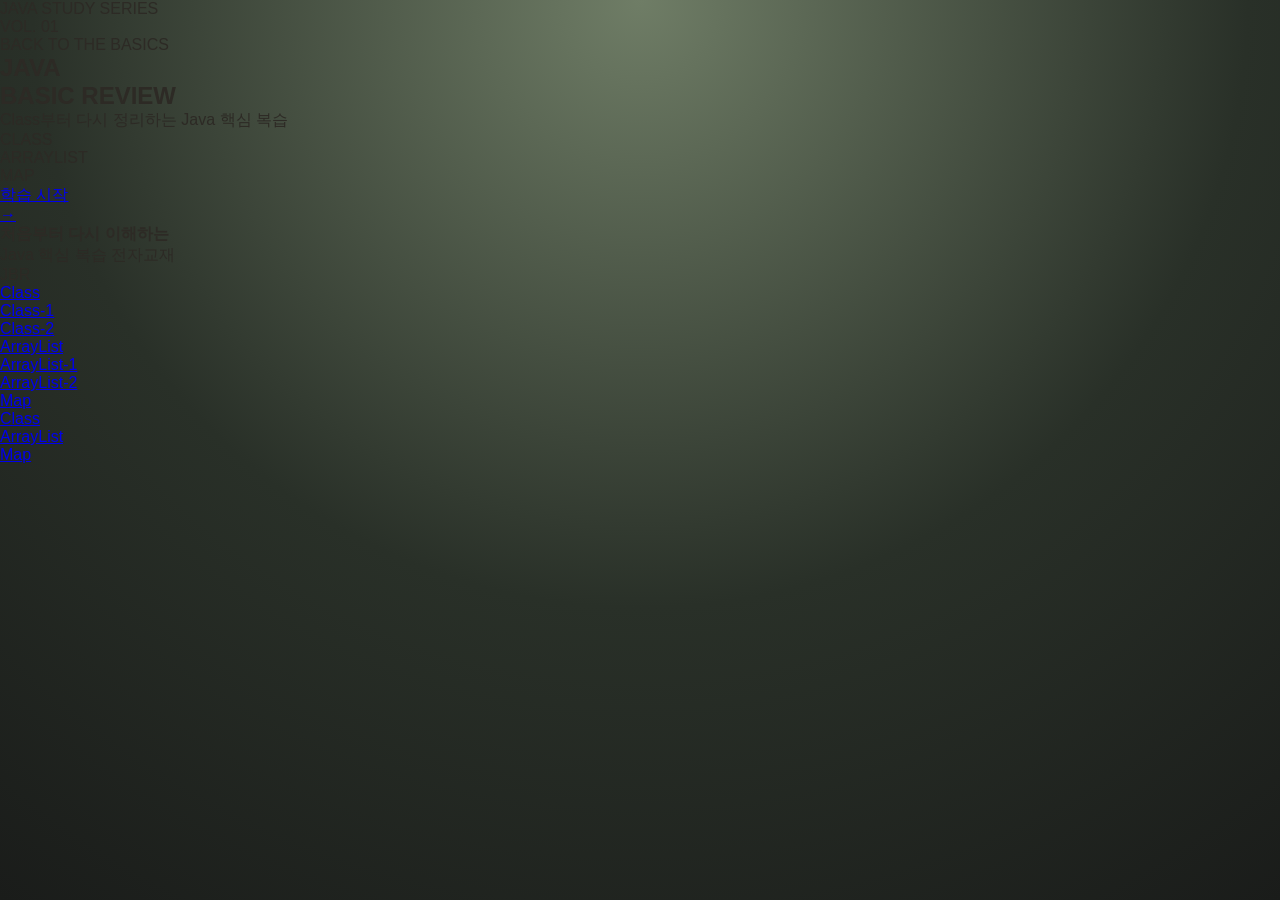
<file: index.html>
<!DOCTYPE html>
<html lang="en">
<head>
    <meta charset="UTF-8">
    <meta name="viewport" content="width=device-width, initial-scale=1.0">
    <title>Document</title>
    <link rel="stylesheet" href="css/style.css">
</head>
<body>
    <main>
        <section>
            <div></div>
            <div>
                <p>JAVA STUDY SERIES</p>
                <p>VOL. 01</p>
            </div>

            <div>
                <p>BACK TO THE BASICS</p>
                <h1>JAVA<br /><span>BASIC REVIEW</span></h1>
                <p>Class부터 다시 정리하는 Java 핵심 복습</p>

                <div>
                    <p>CLASS</p>
                    <p>ARRAYLIST</p>
                    <p>MAP</p>
                </div>

                <a href="#">
                    <p>학습 시작</p>
                    <p>→</p>
                </a>
            </div>

            <div>
                <div>
                    <strong>처음부터 다시 이해하는</strong>
                    <p>Java 핵심 복습 전자교재</p>
                </div>
                <div>JBR</div>
            </div>
        </section>

        <!--목차 바로가기-->
        <section>
            <div>
                <ul>
                    <li><a href="#">Class</a>
                        <ul>
                            <li><a href="#">Class-1</a></li>
                            <li><a href="#">Class-2</a></li>
                        </ul>
                        
                    </li>
                    <li><a href="#">ArrayList</a>
                        <ul>
                            <li><a href="#">ArrayList-1</a></li>
                            <li><a href="#">ArrayList-2</a></li>
                        </ul>
                    </li>
                    <li><a href="#">Map</a></li>
                </ul>

                <a href="#">Class</a>
                <br>
                <a href="#">ArrayList</a>
                <br>
                <a href="#">Map</a>
                <br>
            </div>
        </section>
    
    
    
    
    
    
    </main>

</body>
</html>
</file>
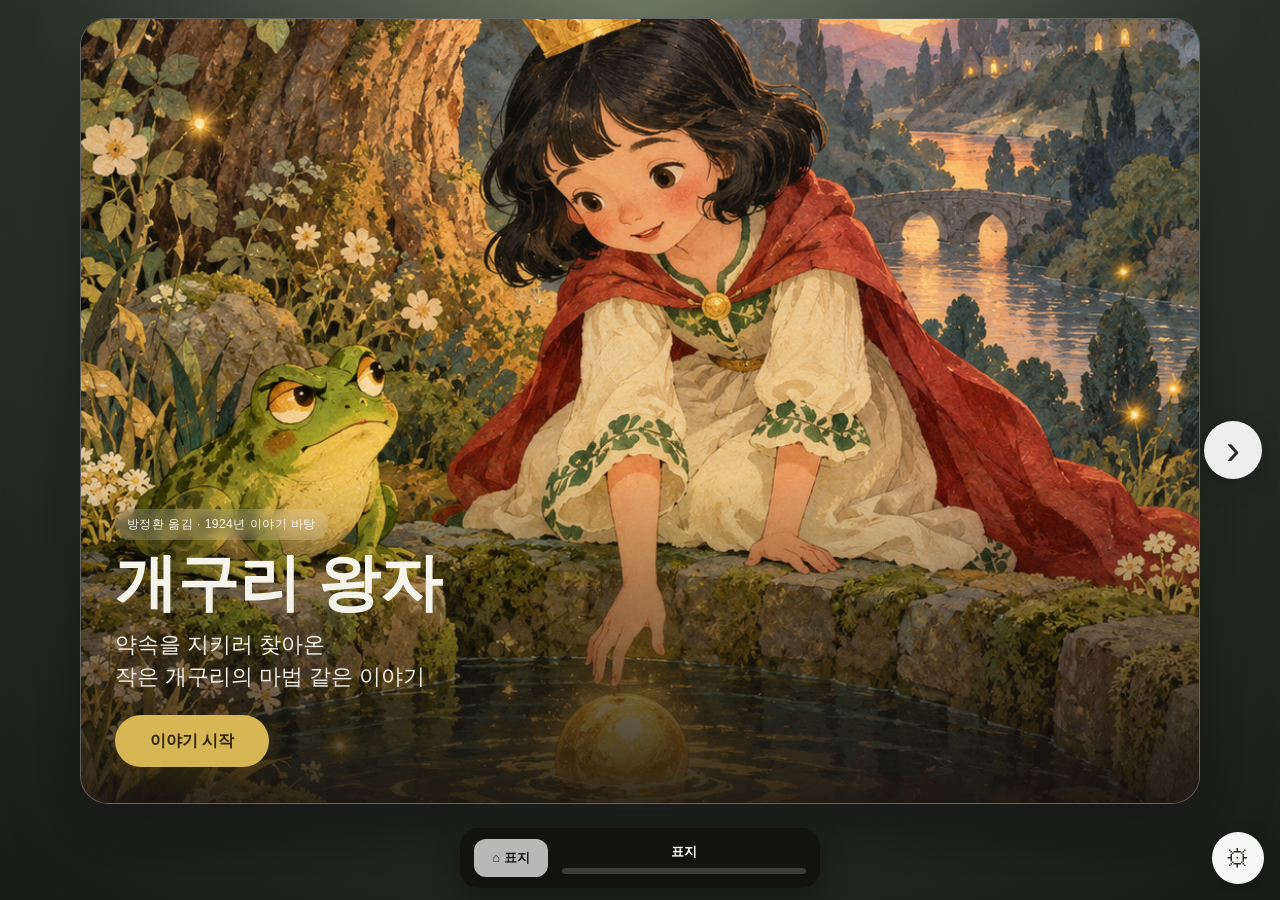
<file: 개구리왕자.html>
<!DOCTYPE html>
<html lang="ko">
<head>
  <meta charset="UTF-8">
  <meta name="viewport" content="width=device-width, initial-scale=1.0">
  <title>개구리 왕자 | 그림동화 전자책</title>
  <link rel="stylesheet" href="css/style.css">
</head>
<body>
  <!-- controls -->
  <input type="radio" name="page" id="pg-cover" class="ui-toggle" checked>
  <input type="radio" name="page" id="pg-1" class="ui-toggle">
  <input type="radio" name="page" id="pg-2" class="ui-toggle">
  <input type="radio" name="page" id="pg-3" class="ui-toggle">
  <input type="radio" name="page" id="pg-4" class="ui-toggle">
  <input type="radio" name="page" id="pg-5" class="ui-toggle">
  <input type="radio" name="page" id="pg-6" class="ui-toggle">
  <input type="radio" name="page" id="pg-7" class="ui-toggle">

  <input type="radio" name="font-size" id="size-sm" class="ui-toggle">
  <input type="radio" name="font-size" id="size-md" class="ui-toggle" checked>
  <input type="radio" name="font-size" id="size-lg" class="ui-toggle">

  <input type="checkbox" id="dark-mode" class="ui-toggle">
  <input type="checkbox" id="settings-open" class="ui-toggle">

  <main class="app">
    <section class="book-page cover-page page-cover">
      <div class="sheet cover-sheet">
        <div class="image-shell cover-shell">
          <img src="이미지1.png" alt="연못가의 공주와 개구리">
          <div class="cover-overlay">
            <p class="eyebrow">방정환 옮김 · 1924년 이야기 바탕</p>
            <h1>개구리 왕자</h1>
            <p class="subtitle">약속을 지키러 찾아온<br>작은 개구리의 마법 같은 이야기</p>
            <label for="pg-1" class="primary-btn">이야기 시작</label>
          </div>
        </div>
      </div>
    </section>

    <section class="book-page page-1">
      <div class="sheet story-sheet">
        <figure class="image-shell story-image">
          <img src="이미지2.png" alt="황금공이 샘물에 빠지는 장면">
        </figure>
        <article class="story-panel">
          <div class="page-chip">1</div>
          <h2>황금공이 퐁당!</h2>
          <p>어느 날, 왕녀는 숲속 샘가에서 반짝이는 황금공을 가지고 놀았어요.</p>
          <p>그런데 손에서 미끄러진 공이 <strong>퐁당!</strong> 하고 깊은 샘물 속으로 빠져 버렸지요.</p>
          <p class="effect">“어떡하지?”</p>
        </article>
      </div>
    </section>

    <section class="book-page page-2">
      <div class="sheet story-sheet">
        <figure class="image-shell story-image">
          <img src="이미지3.png" alt="개구리가 왕녀에게 말을 거는 장면">
        </figure>
        <article class="story-panel">
          <div class="page-chip">2</div>
          <h2>개구리의 제안</h2>
          <p>그때 초록 개구리 한 마리가 물가로 올라와 말했어요.</p>
          <p>“내가 황금공을 찾아 줄게요. 대신 저와 친구가 되어 주세요.”</p>
          <p>왕녀는 공을 되찾고 싶어서 얼른 고개를 끄덕였어요.</p>
        </article>
      </div>
    </section>

    <section class="book-page page-3">
      <div class="sheet story-sheet">
        <figure class="image-shell story-image">
          <img src="이미지4.png" alt="황금공을 들고 달아나는 왕녀">
        </figure>
        <article class="story-panel">
          <div class="page-chip">3</div>
          <h2>왕녀는 달아났어요</h2>
          <p>개구리는 약속대로 황금공을 찾아 주었어요.</p>
          <p>왕녀는 공을 꼭 안고 기뻐하며 궁전으로 달려갔지요.</p>
          <p class="effect">하지만 개구리와의 약속은 잊고 말았답니다.</p>
        </article>
      </div>
    </section>

    <section class="book-page page-4">
      <div class="sheet story-sheet">
        <figure class="image-shell story-image">
          <img src="이미지5.png" alt="궁전 문 앞까지 찾아온 개구리">
        </figure>
        <article class="story-panel">
          <div class="page-chip">4</div>
          <h2>똑똑똑!</h2>
          <p>다음 날 아침, 궁전 문에서 소리가 들렸어요.</p>
          <p class="effect">“왕녀님, 문을 열어 주세요!”</p>
          <p>어제 그 개구리가 약속을 지키러 궁전까지 찾아온 거예요.</p>
        </article>
      </div>
    </section>

    <section class="book-page page-5">
      <div class="sheet story-sheet">
        <figure class="image-shell story-image">
          <img src="이미지6.png" alt="왕이 왕녀에게 약속을 지키라고 말하는 장면">
        </figure>
        <article class="story-panel">
          <div class="page-chip">5</div>
          <h2>약속은 지켜야 해요</h2>
          <p>왕녀는 개구리를 보자 당황했어요.</p>
          <p>그러자 왕이 부드럽게 말했지요. “한 약속은 지켜야 한단다.”</p>
          <p>왕녀는 마지못해 개구리를 안으로 들였어요.</p>
        </article>
      </div>
    </section>

    <section class="book-page page-6">
      <div class="sheet story-sheet">
        <figure class="image-shell story-image">
          <img src="이미지7.png" alt="왕녀가 화가 나서 개구리를 던지는 장면">
        </figure>
        <article class="story-panel">
          <div class="page-chip">6</div>
          <h2>참지 못한 왕녀</h2>
          <p>개구리는 계속 왕녀 곁을 떠나지 않았어요.</p>
          <p>끝내 화가 난 왕녀는 “이제 그만!” 하고 외치며 개구리를 홱 던졌어요.</p>
          <p class="effect">바로 그 순간, 눈부신 빛이 번쩍였어요.</p>
        </article>
      </div>
    </section>

    <section class="book-page page-7">
      <div class="sheet story-sheet">
        <figure class="image-shell story-image">
          <img src="이미지8.png" alt="개구리가 왕자로 변하는 장면">
        </figure>
        <article class="story-panel">
          <div class="page-chip">7</div>
          <h2>개구리 왕자의 비밀</h2>
          <p>빛이 사라지자, 그 자리에 멋진 왕자가 서 있었어요.</p>
          <p>개구리는 사실 마법에 걸린 왕자였답니다.</p>
          <p>왕녀는 깜짝 놀랐지만, 곧 환하게 웃었어요.</p>
          <label for="pg-cover" class="primary-btn restart-btn">처음부터 다시 읽기</label>
        </article>
      </div>
    </section>
  </main>

  <div class="nav-layer">
    <!-- cover nav -->
    <div class="nav cover-nav">
      <span class="nav-btn ghost"></span>
      <label for="pg-1" class="nav-btn next" aria-label="다음 페이지">›</label>
    </div>
    <!-- page 1 -->
    <div class="nav nav-1">
      <label for="pg-cover" class="nav-btn prev" aria-label="표지">‹</label>
      <label for="pg-2" class="nav-btn next" aria-label="2페이지">›</label>
    </div>
    <div class="nav nav-2">
      <label for="pg-1" class="nav-btn prev" aria-label="1페이지">‹</label>
      <label for="pg-3" class="nav-btn next" aria-label="3페이지">›</label>
    </div>
    <div class="nav nav-3">
      <label for="pg-2" class="nav-btn prev" aria-label="2페이지">‹</label>
      <label for="pg-4" class="nav-btn next" aria-label="4페이지">›</label>
    </div>
    <div class="nav nav-4">
      <label for="pg-3" class="nav-btn prev" aria-label="3페이지">‹</label>
      <label for="pg-5" class="nav-btn next" aria-label="5페이지">›</label>
    </div>
    <div class="nav nav-5">
      <label for="pg-4" class="nav-btn prev" aria-label="4페이지">‹</label>
      <label for="pg-6" class="nav-btn next" aria-label="6페이지">›</label>
    </div>
    <div class="nav nav-6">
      <label for="pg-5" class="nav-btn prev" aria-label="5페이지">‹</label>
      <label for="pg-7" class="nav-btn next" aria-label="7페이지">›</label>
    </div>
    <div class="nav nav-7">
      <label for="pg-6" class="nav-btn prev" aria-label="6페이지">‹</label>
      <span class="nav-btn ghost"></span>
    </div>
  </div>

  <div class="bottom-ui">
    <div class="toolbar page-cover-bar">
      <label for="pg-cover" class="home-btn current">⌂ 표지</label>
      <div class="status"><span>표지</span><div class="bar"><i style="width:0%"></i></div></div>
    </div>
    <div class="toolbar page-1-bar">
      <label for="pg-cover" class="home-btn">⌂ 처음</label>
      <div class="status"><span>1 / 7</span><div class="bar"><i style="width:14.28%"></i></div></div>
    </div>
    <div class="toolbar page-2-bar">
      <label for="pg-cover" class="home-btn">⌂ 처음</label>
      <div class="status"><span>2 / 7</span><div class="bar"><i style="width:28.56%"></i></div></div>
    </div>
    <div class="toolbar page-3-bar">
      <label for="pg-cover" class="home-btn">⌂ 처음</label>
      <div class="status"><span>3 / 7</span><div class="bar"><i style="width:42.84%"></i></div></div>
    </div>
    <div class="toolbar page-4-bar">
      <label for="pg-cover" class="home-btn">⌂ 처음</label>
      <div class="status"><span>4 / 7</span><div class="bar"><i style="width:57.12%"></i></div></div>
    </div>
    <div class="toolbar page-5-bar">
      <label for="pg-cover" class="home-btn">⌂ 처음</label>
      <div class="status"><span>5 / 7</span><div class="bar"><i style="width:71.40%"></i></div></div>
    </div>
    <div class="toolbar page-6-bar">
      <label for="pg-cover" class="home-btn">⌂ 처음</label>
      <div class="status"><span>6 / 7</span><div class="bar"><i style="width:85.68%"></i></div></div>
    </div>
    <div class="toolbar page-7-bar">
      <label for="pg-cover" class="home-btn">⌂ 처음</label>
      <div class="status"><span>7 / 7</span><div class="bar"><i style="width:100%"></i></div></div>
    </div>
  </div>

  <label for="settings-open" class="settings-fab" aria-label="설정 열기">⚙</label>

  <div class="settings-overlay">
    <div class="settings-box">
      <div class="settings-head">
        <h3>읽기 설정</h3>
        <label for="settings-open" class="close-btn">×</label>
      </div>

      <section class="settings-section">
        <h4>글자 크기</h4>
        <div class="options three-col">
          <label for="size-sm" class="option">작게</label>
          <label for="size-md" class="option">보통</label>
          <label for="size-lg" class="option">크게</label>
        </div>
      </section>

      <section class="settings-section">
        <h4>화면 모드</h4>
        <div class="options one-col">
          <label for="dark-mode" class="option toggle-option">야간 모드 켜기 / 끄기</label>
        </div>
      </section>

      <section class="settings-section preview-box">
        <h4>미리보기</h4>
        <p>반짝이는 황금공과 작은 개구리의 약속을 읽어 보아요.</p>
      </section>

      <label for="settings-open" class="done-btn">완료</label>
    </div>
  </div>
</body>
</html>
</file>
<file: css/style.css>
* { box-sizing: border-box; margin: 0; padding: 0; }
html { scroll-behavior: smooth; }
body {
  min-height: 100vh;
  min-height: 100dvh;
  overflow: hidden;
  font-family: "Malgun Gothic", "Apple SD Gothic Neo", sans-serif;
  background:
    radial-gradient(circle at top, #6f7d66, #293028 55%, #1a1c1a 100%);
  color: #2d2a25;
}
img { display: block; width: 100%; height: 100%; object-fit: cover; }
.ui-toggle { position: fixed; left: -9999px; top: -9999px; }
.app {
  position: relative;
  width: 100%;
  height: 100vh;
  height: 100dvh;
  padding: 18px 22px 96px;
}
.book-page { display: none; position: relative; width: 100%; height: 100%; }
.sheet {
  width: min(1120px, 100%);
  height: 100%;
  max-height: 860px;
  margin: 0 auto;
  border-radius: 28px;
  overflow: hidden;
  border: 1px solid rgba(255,255,255,.35);
  background: #f8f3ea;
  box-shadow: 0 26px 70px rgba(0,0,0,.35);
}
.story-sheet {
  display: grid;
  grid-template-columns: minmax(0, 1.4fr) minmax(320px, .9fr);
}
.cover-sheet { background: #10100f; }
.image-shell {
  position: relative;
  overflow: hidden;
  background: #e5dfd3;
}
.story-image { height: 100%; }
.story-image::after,
.cover-shell::after {
  content: "";
  position: absolute;
  inset: 0;
  background: linear-gradient(to top, rgba(24,20,16,.10), rgba(24,20,16,.02) 40%, rgba(255,255,255,.06));
  pointer-events: none;
}
.cover-shell { width: 100%; height: 100%; }
.cover-overlay {
  position: absolute;
  inset: auto 0 0 0;
  padding: 34px 34px 36px;
  color: #fffef6;
  background: linear-gradient(to top, rgba(26,21,17,.88), rgba(26,21,17,.36) 58%, rgba(26,21,17,0));
}
.eyebrow {
  display: inline-block;
  margin-bottom: 10px;
  padding: 7px 12px;
  border-radius: 999px;
  font-size: 12px;
  letter-spacing: .04em;
  background: rgba(255,255,255,.18);
  backdrop-filter: blur(6px);
}
.cover-overlay h1 {
  font-size: clamp(40px, 5vw, 62px);
  line-height: 1.05;
  margin-bottom: 14px;
}
.subtitle {
  max-width: 420px;
  font-size: clamp(16px, 1.8vw, 22px);
  line-height: 1.45;
  margin-bottom: 22px;
}
.story-panel {
  position: relative;
  display: flex;
  flex-direction: column;
  justify-content: center;
  gap: 12px;
  padding: 34px 34px 36px;
  background:
    linear-gradient(180deg, rgba(255,255,255,.72), rgba(255,255,255,.96)),
    repeating-linear-gradient(0deg, rgba(104,86,54,.03) 0 1px, transparent 1px 36px);
}
.page-chip {
  width: 44px;
  height: 44px;
  border-radius: 50%;
  display: inline-flex;
  align-items: center;
  justify-content: center;
  font-weight: 800;
  background: #efddaf;
  color: #6a5428;
  box-shadow: 0 8px 20px rgba(116, 91, 41, .15);
  margin-bottom: 6px;
}
.story-panel h2 {
  font-size: 30px;
  line-height: 1.2;
  color: #31452f;
}
.story-panel p {
  font-size: 18px;
  line-height: 1.72;
  word-break: keep-all;
}
.story-panel strong { color: #8f6218; }
.effect {
  margin-top: 6px;
  padding: 12px 14px;
  border-radius: 18px;
  background: #fff4d6;
  color: #715114;
  font-weight: 800;
}
.primary-btn,
.done-btn {
  display: inline-flex;
  align-items: center;
  justify-content: center;
  width: fit-content;
  min-width: 154px;
  min-height: 52px;
  padding: 0 20px;
  border-radius: 999px;
  cursor: pointer;
  font-weight: 800;
  text-decoration: none;
  border: none;
}
.primary-btn {
  background: #e9c65b;
  color: #302309;
  box-shadow: 0 10px 24px rgba(110, 81, 17, .25);
}
.restart-btn { margin-top: 10px; }
.nav-layer { pointer-events: none; }
.nav {
  display: none;
  position: fixed;
  inset: 50% 18px auto 18px;
  transform: translateY(-50%);
  justify-content: space-between;
  align-items: center;
  pointer-events: none;
}
.nav-btn {
  width: 58px;
  height: 58px;
  border-radius: 50%;
  display: inline-flex;
  align-items: center;
  justify-content: center;
  font-size: 42px;
  line-height: 1;
  color: #2a2a2a;
  background: rgba(255,255,255,.92);
  box-shadow: 0 8px 24px rgba(0,0,0,.18);
  cursor: pointer;
  pointer-events: auto;
  user-select: none;
}
.nav-btn.ghost { opacity: 0; pointer-events: none; }
.bottom-ui { position: fixed; left: 50%; bottom: calc(12px + env(safe-area-inset-bottom)); transform: translateX(-50%); width: min(360px, calc(100vw - 140px)); z-index: 30; }
.toolbar {
  display: none;
  align-items: center;
  gap: 14px;
  min-height: 60px;
  padding: 9px 14px;
  border-radius: 18px;
  background: rgba(18,18,17,.92);
  color: #fff;
  box-shadow: 0 8px 26px rgba(0,0,0,.28);
}
.home-btn {
  min-width: 74px;
  min-height: 38px;
  padding: 0 12px;
  border-radius: 12px;
  display: inline-flex;
  align-items: center;
  justify-content: center;
  background: #fff;
  color: #1d1d1c;
  font-size: 13px;
  font-weight: 800;
  cursor: pointer;
}
.home-btn.current { opacity: .7; }
.status { flex: 1; display: flex; flex-direction: column; gap: 7px; }
.status span { text-align: center; font-size: 13px; font-weight: 800; }
.bar { height: 6px; background: rgba(255,255,255,.18); border-radius: 999px; overflow: hidden; }
.bar i { display: block; height: 100%; background: #f0cf6b; border-radius: 999px; }
.settings-fab {
  position: fixed;
  right: 16px;
  bottom: calc(16px + env(safe-area-inset-bottom));
  z-index: 50;
  width: 52px;
  height: 52px;
  border-radius: 50%;
  display: flex;
  align-items: center;
  justify-content: center;
  cursor: pointer;
  background: rgba(255,255,255,.96);
  box-shadow: 0 8px 22px rgba(0,0,0,.26);
  font-size: 24px;
}
.settings-overlay {
  position: fixed;
  inset: 0;
  z-index: 60;
  display: flex;
  align-items: center;
  justify-content: center;
  padding: 20px;
  background: rgba(0,0,0,.62);
  opacity: 0;
  visibility: hidden;
  transition: opacity .2s ease, visibility .2s ease;
}
.settings-box {
  width: min(520px, 100%);
  max-height: min(90vh, 800px);
  overflow-y: auto;
  padding: 28px;
  border-radius: 24px;
  background: #fffdf7;
  box-shadow: 0 18px 50px rgba(0,0,0,.35);
}
.settings-head { display: flex; justify-content: space-between; align-items: center; margin-bottom: 24px; }
.settings-head h3 { font-size: 28px; color: #2f4630; }
.close-btn {
  width: 42px;
  height: 42px;
  border-radius: 50%;
  display: flex;
  align-items: center;
  justify-content: center;
  background: #efefec;
  font-size: 24px;
  cursor: pointer;
}
.settings-section + .settings-section { margin-top: 22px; }
.settings-section h4 { margin-bottom: 10px; font-size: 17px; color: #42403a; }
.options { display: grid; gap: 10px; }
.three-col { grid-template-columns: repeat(3, 1fr); }
.one-col { grid-template-columns: 1fr; }
.option {
  min-height: 52px;
  padding: 10px 12px;
  border-radius: 14px;
  border: 2px solid #e1ded3;
  display: flex;
  align-items: center;
  justify-content: center;
  text-align: center;
  font-weight: 800;
  cursor: pointer;
  background: #faf7ef;
}
.preview-box {
  padding: 16px;
  border-radius: 18px;
  background: #f4f2ea;
}
.preview-box p { line-height: 1.6; }
.done-btn { margin-top: 24px; width: 100%; background: #486f4d; color: #fff; }

/* page visibility */
#pg-cover:checked ~ .app .page-cover,
#pg-1:checked ~ .app .page-1,
#pg-2:checked ~ .app .page-2,
#pg-3:checked ~ .app .page-3,
#pg-4:checked ~ .app .page-4,
#pg-5:checked ~ .app .page-5,
#pg-6:checked ~ .app .page-6,
#pg-7:checked ~ .app .page-7 { display: block; }

#pg-cover:checked ~ .nav-layer .cover-nav,
#pg-1:checked ~ .nav-layer .nav-1,
#pg-2:checked ~ .nav-layer .nav-2,
#pg-3:checked ~ .nav-layer .nav-3,
#pg-4:checked ~ .nav-layer .nav-4,
#pg-5:checked ~ .nav-layer .nav-5,
#pg-6:checked ~ .nav-layer .nav-6,
#pg-7:checked ~ .nav-layer .nav-7 { display: flex; }

#pg-cover:checked ~ .bottom-ui .page-cover-bar,
#pg-1:checked ~ .bottom-ui .page-1-bar,
#pg-2:checked ~ .bottom-ui .page-2-bar,
#pg-3:checked ~ .bottom-ui .page-3-bar,
#pg-4:checked ~ .bottom-ui .page-4-bar,
#pg-5:checked ~ .bottom-ui .page-5-bar,
#pg-6:checked ~ .bottom-ui .page-6-bar,
#pg-7:checked ~ .bottom-ui .page-7-bar { display: flex; }

#settings-open:checked ~ .settings-overlay { opacity: 1; visibility: visible; }

#size-sm:checked ~ .app .story-panel p,
#size-sm:checked ~ .settings-overlay .preview-box p { font-size: 15px; }
#size-sm:checked ~ .app .story-panel h2 { font-size: 26px; }

#size-md:checked ~ .app .story-panel p,
#size-md:checked ~ .settings-overlay .preview-box p { font-size: 18px; }
#size-md:checked ~ .app .story-panel h2 { font-size: 30px; }

#size-lg:checked ~ .app .story-panel p,
#size-lg:checked ~ .settings-overlay .preview-box p { font-size: 21px; }
#size-lg:checked ~ .app .story-panel h2 { font-size: 34px; }

#size-sm:checked ~ .settings-overlay label[for="size-sm"],
#size-md:checked ~ .settings-overlay label[for="size-md"],
#size-lg:checked ~ .settings-overlay label[for="size-lg"],
#dark-mode:checked ~ .settings-overlay label[for="dark-mode"] {
  border-color: #739273;
  background: #dfeadc;
}

#dark-mode:checked ~ .app,
#dark-mode:checked ~ .nav-layer .nav-btn,
#dark-mode:checked ~ .bottom-ui .toolbar,
#dark-mode:checked ~ .settings-fab { color-scheme: dark; }

#dark-mode:checked ~ body { background: #111; }
#dark-mode:checked ~ .app { }
#dark-mode:checked ~ .app .sheet { background: #23211d; border-color: rgba(255,255,255,.1); }
#dark-mode:checked ~ .app .story-panel {
  background: linear-gradient(180deg, rgba(36,33,29,.92), rgba(28,26,23,.96));
  color: #f2ede3;
}
#dark-mode:checked ~ .app .story-panel h2 { color: #b8d0af; }
#dark-mode:checked ~ .app .effect { background: #41351f; color: #f3d981; }
#dark-mode:checked ~ .app .page-chip { background: #58471a; color: #f4da94; }
#dark-mode:checked ~ .settings-box { background: #262521; color: #f3ede3; }
#dark-mode:checked ~ .settings-head h3,
#dark-mode:checked ~ .settings-section h4 { color: #f1ebe0; }
#dark-mode:checked ~ .settings-overlay .option { background: #33312d; border-color: #575149; color: #f2ede3; }
#dark-mode:checked ~ .settings-overlay .preview-box { background: #302e2a; }

/* Unfortunately CSS cannot select body as a following sibling; use darkened overlays instead */
#dark-mode:checked ~ .app { filter: none; }
#dark-mode:checked ~ .nav-layer .nav-btn { background: rgba(46,46,43,.95); color: #f4f1e7; }
#dark-mode:checked ~ .bottom-ui .toolbar { background: rgba(10,10,10,.92); }
#dark-mode:checked ~ .bottom-ui .home-btn { background: #31312e; color: #fff; }
#dark-mode:checked ~ .settings-fab { background: rgba(49,49,46,.96); color: #fff; }

@media (max-width: 980px) {
  .app { padding: 10px 10px 92px; }
  .sheet { max-height: none; }
  .story-sheet { grid-template-columns: 1fr; }
  .story-image { height: min(52vh, 420px); }
  .story-panel { min-height: 0; padding: 26px 22px 30px; }
}
@media (max-width: 720px) {
  .cover-overlay { padding: 24px 22px 28px; }
  .story-image { height: 42vh; }
  .story-panel p { font-size: 16px; }
  .story-panel h2 { font-size: 26px; }
  .nav { inset-inline: 6px; }
  .nav-btn { width: 46px; height: 46px; font-size: 34px; }
  .bottom-ui { width: calc(100vw - 118px); }
  .toolbar { min-height: 56px; gap: 10px; padding: 8px 10px; }
  .home-btn { min-width: 60px; font-size: 12px; padding: 0 8px; }
  .settings-fab { right: 10px; bottom: calc(10px + env(safe-area-inset-bottom)); width: 46px; height: 46px; }
  .three-col { grid-template-columns: 1fr; }
}
@media (max-width: 420px) {
  .story-panel { padding: 22px 16px 26px; gap: 10px; }
  .story-panel p { line-height: 1.58; }
  .eyebrow { font-size: 11px; }
  .subtitle { font-size: 15px; }
}
@media (prefers-reduced-motion: reduce) {
  * { scroll-behavior: auto !important; transition: none !important; animation: none !important; }
}
</file>
